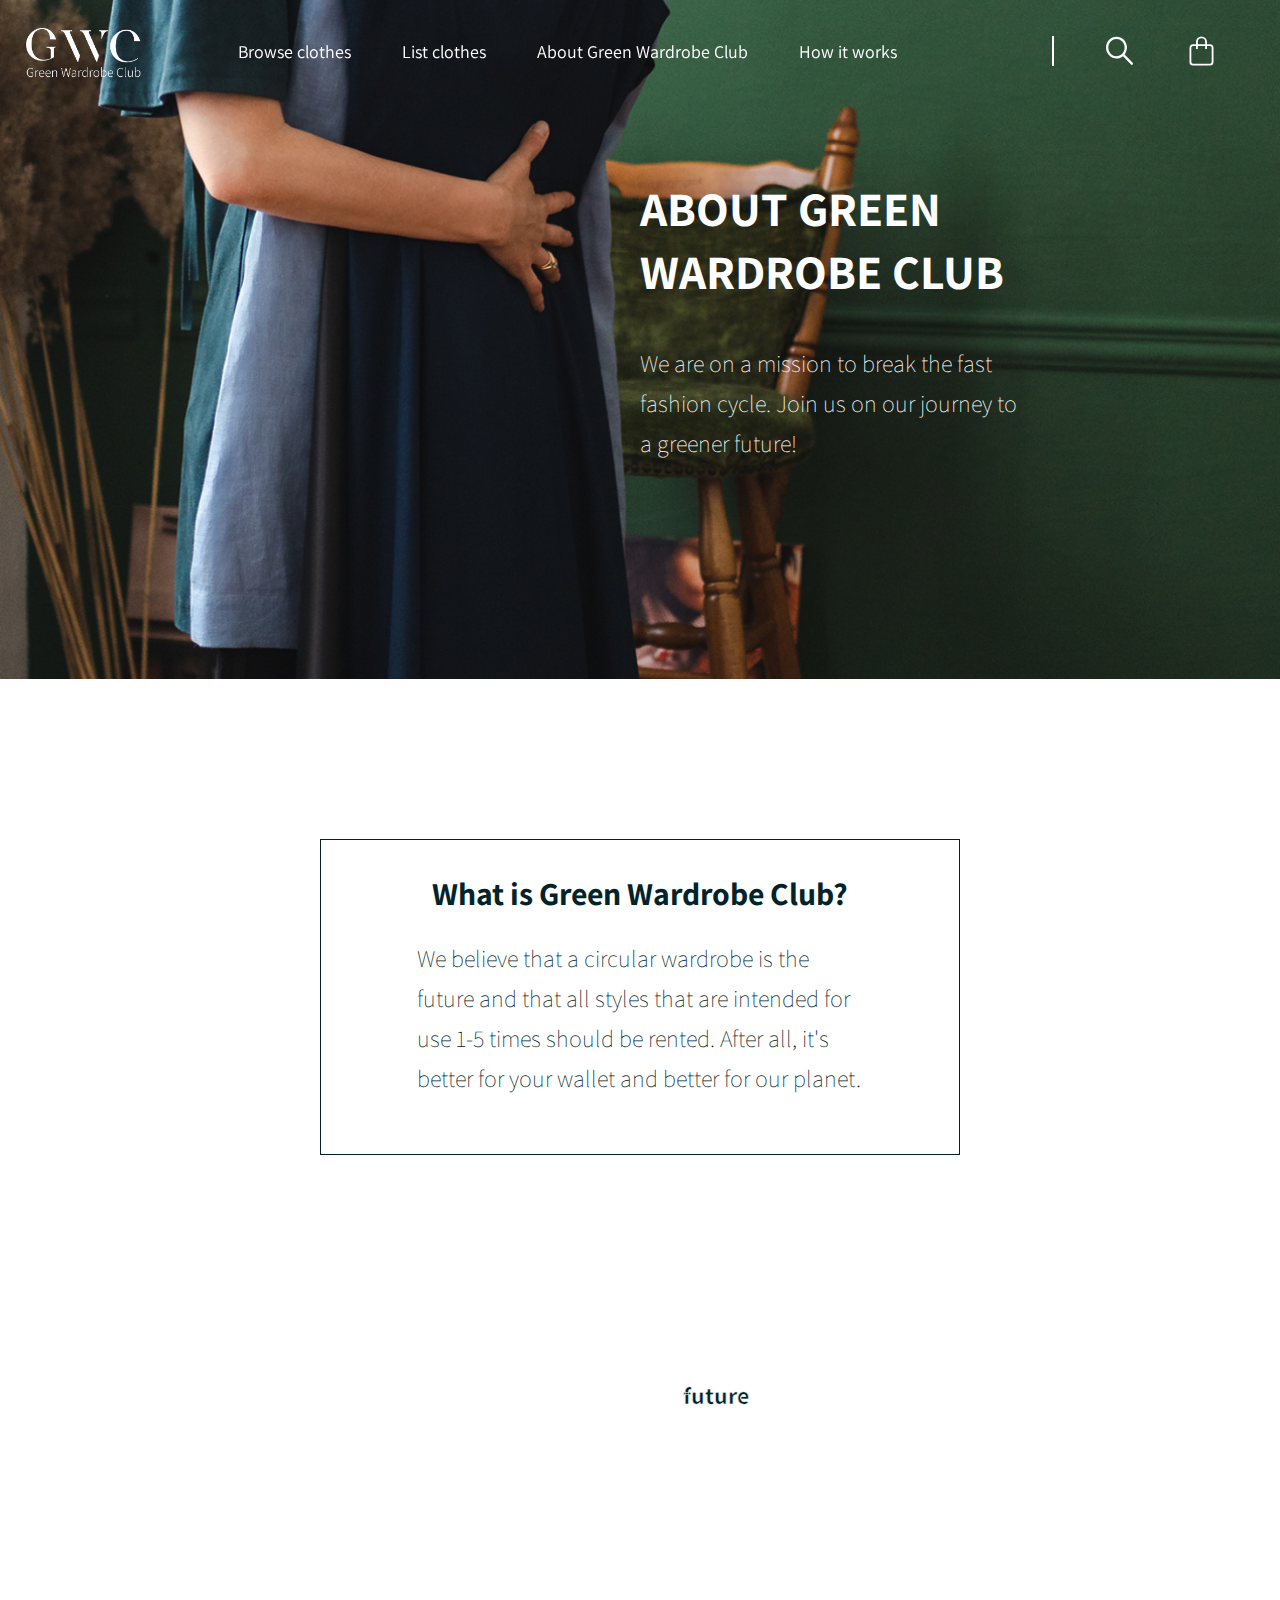
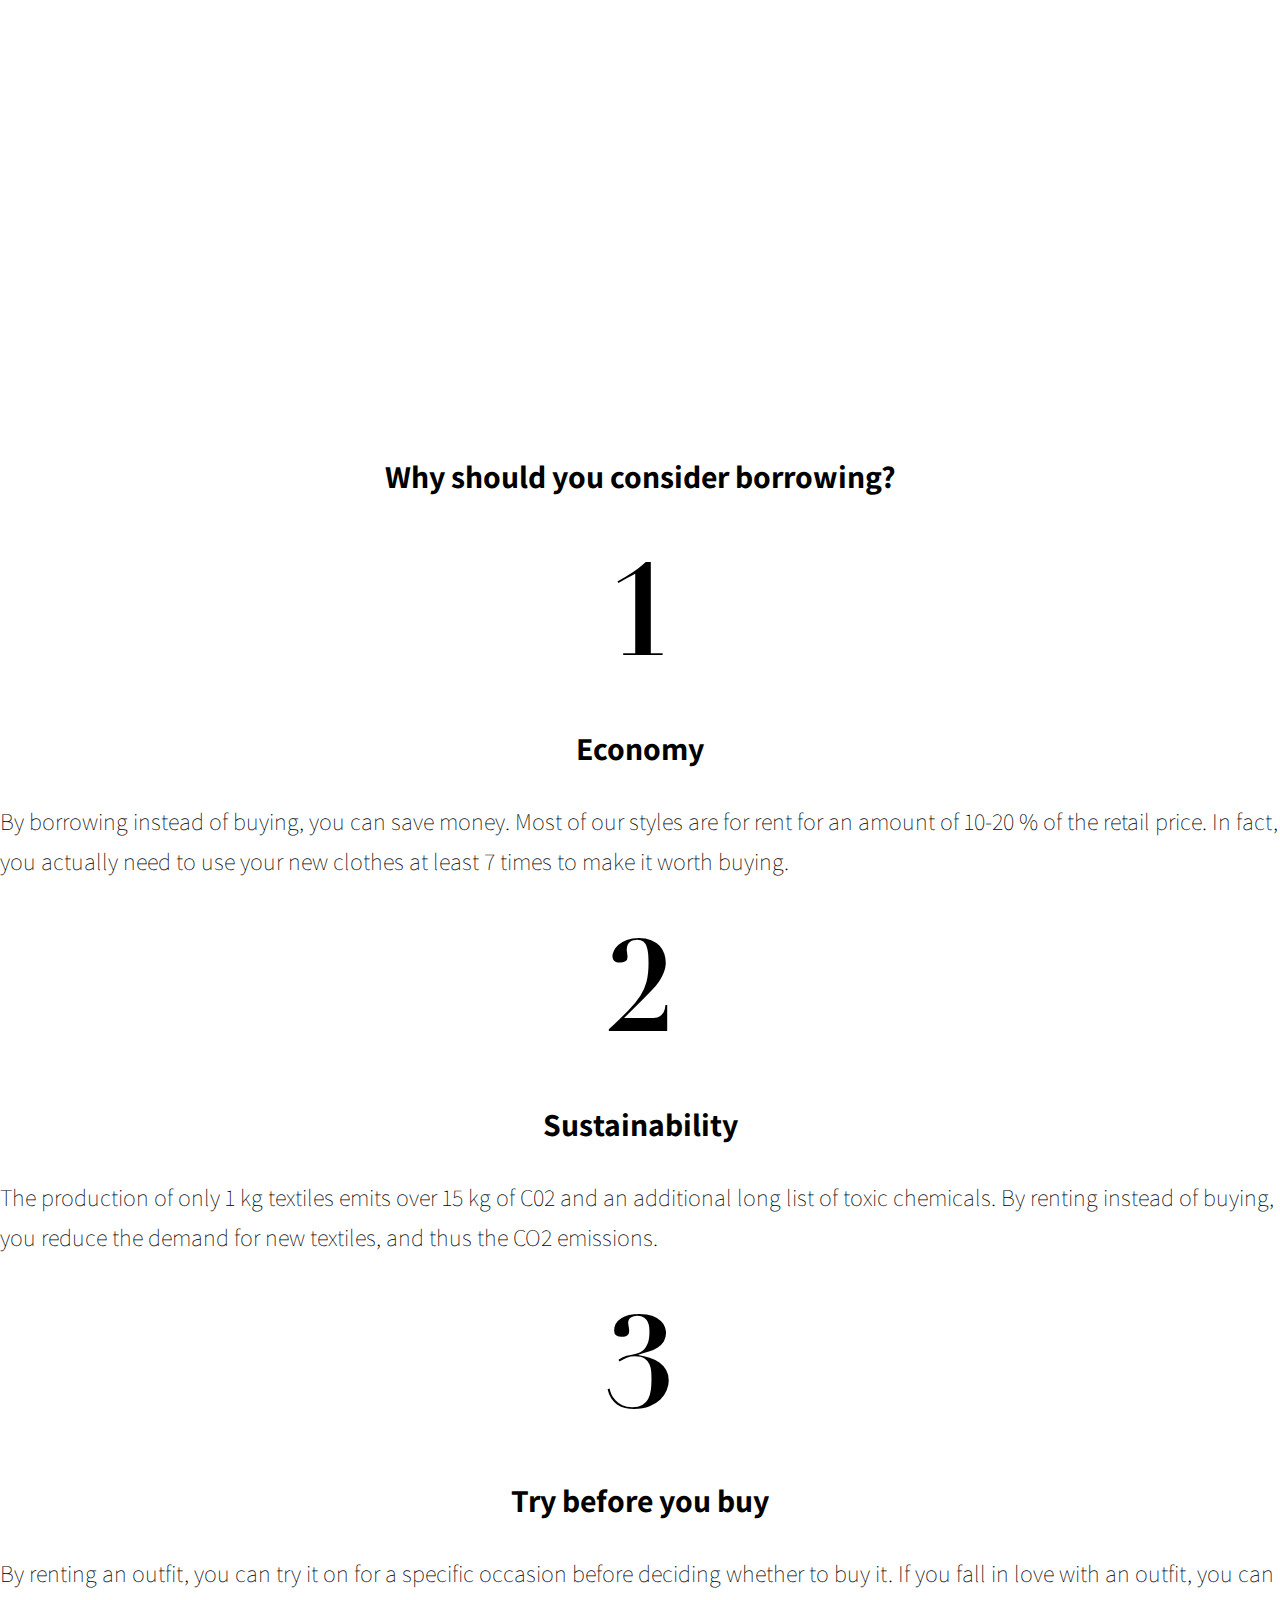
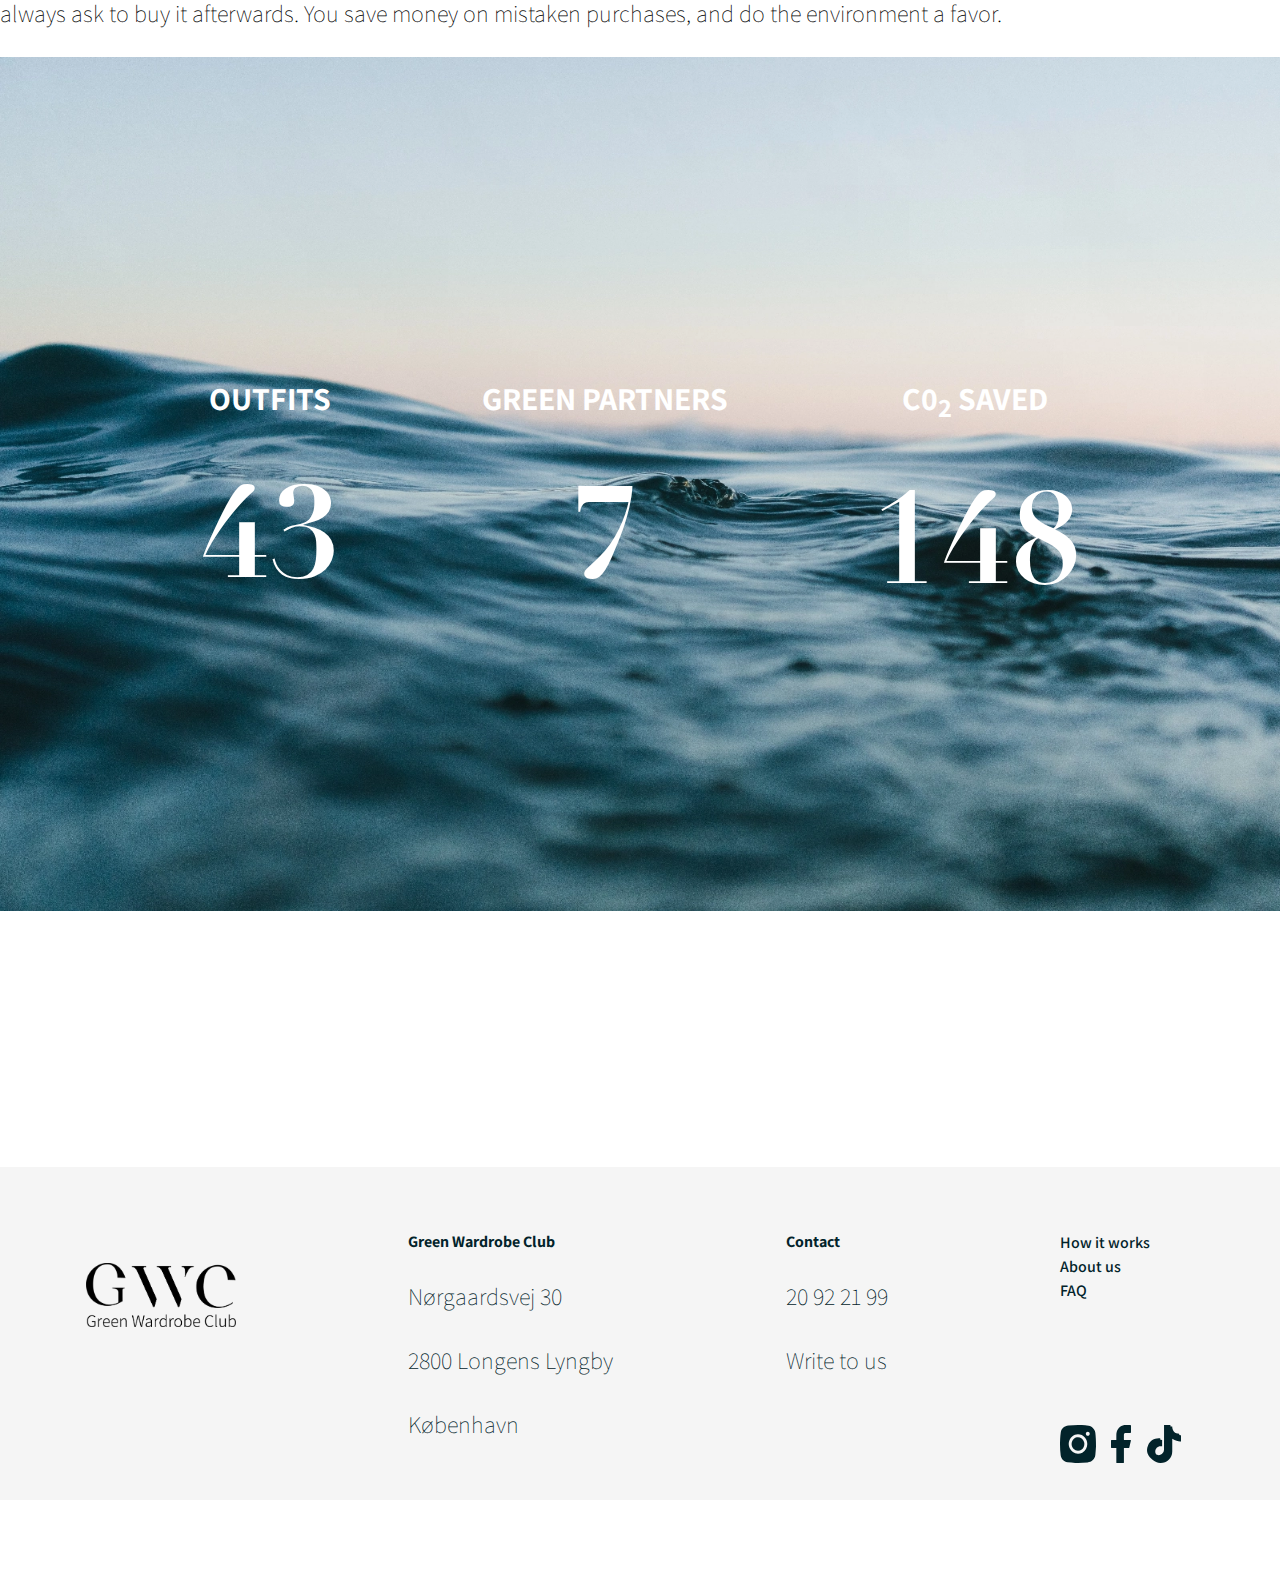
<file: about.html>
<!DOCTYPE html>
<html lang="en">

<head>
    <meta charset="UTF-8">
    <meta http-equiv="X-UA-Compatible" content="IE=edge">
    <meta name="viewport" content="width=device-width, initial-scale=1.0">
    <meta name="robots" content="noindex, nofollow">
    <title>Green Wardrobe Club</title>
    <script src="script.js" defer></script>
    <link rel="stylesheet" href="./css/style.css">
</head>

<body>

    <!-- this is the borrowed code for the burger menu
<header>
        <div class="burger">
            <label for="toggle">&#9776;</label>
            <input type="checkbox" id="toggle">
            <div class="menu">
                <a href="index.html">Home</a>
                <a href="projects.html">Projects</a>
                <a href="about.html">About</a>
            </div>
        </div>
        <nav>
            <ul>
                <li><a href="index.html">Home</a></li>
                <li><a href="projects.html">Projects</a></li>
                <li><a href="about.html">About</a></li>
            </ul>
        </nav>
    </header> -->

    <header class="sticky" id="header">
        <div>
            <!-- this is the logo on the left side -->
            <a href="index.html"><img class="logo" src="./assets/logo.png" alt="Green Wardrobe Club"></a>
        </div>
        <nav>
            <ul>
                <div class="dropdown">
                    <!-- this is the dropdown menu with the categories -->
                    <li class="dropbtn"> Browse clothes
                        <div class="dropdown-content">
                            <a href="product_list.html?Category=Dresses"> Dresses</a>
                            <a href="product_list.html?Category=Skirts"> Skirts</a>
                            <a href="product_list.html?Category=Jackets"> Jackets</a>
                            <a href="product_list.html?Category=Accessories"> Accessories</a>
                        </div>
                    </li>
                </div>
                <li><a href="#">List clothes</a> </li>
                <li><a href="about.html">About Green Wardrobe Club</a> </li>
                <li><a href="how_to.html">How it works</a> </li>
                <!-- these three are the rest of the items in the menu -->
            </ul>

        </nav>
        <div class="nav-icons">
            <div class="search-icon"></div>
            <div class="basket-icon"></div>
        </div>
    </header>
    <main>
        <section class="hero" id="about-hero">
            <div class="hero-text right-side">
                <h2 class="caps limit-width">About Green Wardrobe Club</h2>
                <p class="limit-width">We are on a mission to break the fast fashion cycle. Join us on our journey to a greener future!</p>
            </div>
        </section>
        <article class="info">
            <h3>What is Green Wardrobe Club?</h3>
            <p>We believe that a circular wardrobe is the future and that all styles that are intended for use 1-5 times should be rented. After all, it's better for your wallet and better for our planet.</p>
        </article>
        <section class="about-us">
            <h2>Renting is the
                <span class="outline-text">future</span>
            </h2>
            <p>Green Wardrobe Club was founded with the vision of changing the way clothing is used as a resource. A resource that can be used way more sustainably.</p>
            <p>The truth is, we can't continue buying the same quantities of new clothes that we're currently doing. But does that mean we have to compromise on exploring the creative world of fashion? We say no.</p>
            <p> We believe that with a sustainable and efficient rental platform, we can give you access to unique styles from selected vintage shops and private wardrobes. GW Club's rental concept takes up the fight against impulse and panic purchases, which
                especially occur prior to occasions. We believe that all styles that are intended for use 1-5 times should be rented. After all, it's better for your wallet and for our planet.
            </p>
        </section>
        <section>
            <h3>Why should you consider borrowing?</h3>
            <div class="123">
                <article>
                    <h2 class="number">1</h2>
                    <h3>Economy</h3>
                    <p>By borrowing instead of buying, you can save money. Most of our styles are for rent for an amount of 10-20 % of the retail price. In fact, you actually need to use your new clothes at least 7 times to make it worth buying. </p>
                </article>
                <article>
                    <h2 class="number">2</h2>
                    <h3>Sustainability</h3>
                    <p>The production of only 1 kg textiles emits over 15 kg of C02 and an additional long list of toxic chemicals. By renting instead of buying, you reduce the demand for new textiles, and thus the CO2 emissions.</p>
                </article>
                <article>
                    <h2 class="number">3</h2>
                    <h3>Try before you buy</h3>
                    <p>By renting an outfit, you can try it on for a specific occasion before deciding whether to buy it. If you fall in love with an outfit, you can always ask to buy it afterwards. You save money on mistaken purchases, and do the environment
                        a favor.</p>
                </article>
                <section class="stats">
                    <div class="stats-wrapper">
                        <article>
                            <h3 class="caps">Outfits</h3>
                            <div class="number">43</div>
                        </article>
                        <article>
                            <h3 class="caps">Green Partners</h3>
                            <div class="number">7</div>
                        </article>
                        <article>
                            <h3 class="caps">C0<sub>2</sub> Saved </h3>
                            <div class="number">148</div>
                        </article>
                    </div>
                </section>
            </div>
        </section>
    </main>
    <footer>
        <div class="footer-wrapper">
            <div class="footer-logo">
                <a href="index.html"><img src="./assets/logo-black.png" alt="GWC logo"></a>
            </div>

            <div class="block-1">
                <h6 class="bold-caps">Green Wardrobe Club</h6>
                <p>Nørgaardsvej 30</p>
                <p>2800 Longens Lyngby</p>
                <p>København</p>
            </div>
            <div class="block-2">
                <h6 class="bold-caps">Contact</h6>
                <a href="tel:+4520922199">
                    <p>20 92 21 99</p>
                </a>
                <a href="#">
                    <p>Write to us</p>
                </a>
            </div>
            <div class="block-3">
                <ul class="footer-list">
                    <li class="bold-caps">How it works</li>
                    <li class="bold-caps">About us</li>
                    <li class="bold-caps">FAQ</li>
                </ul>
                <div class="SoMe-icons">
                    <a href="https://www.instagram.com/green_wardrobe_club"><img src="./assets/SVG/insta_iconteal.svg" alt="instagram"></a>
                    <a href="https://www.facebook.com/Green-Wardrobe-Club-125682786349267"><img src="./assets/SVG/fb_iconteal.svg" alt="facebook"></a>
                    <a href="#"><img src="./assets/SVG/tiktok_iconteal.svg" alt="TikTok"></a>
                </div>
            </div>
        </div>
    </footer>
</body>
</file>
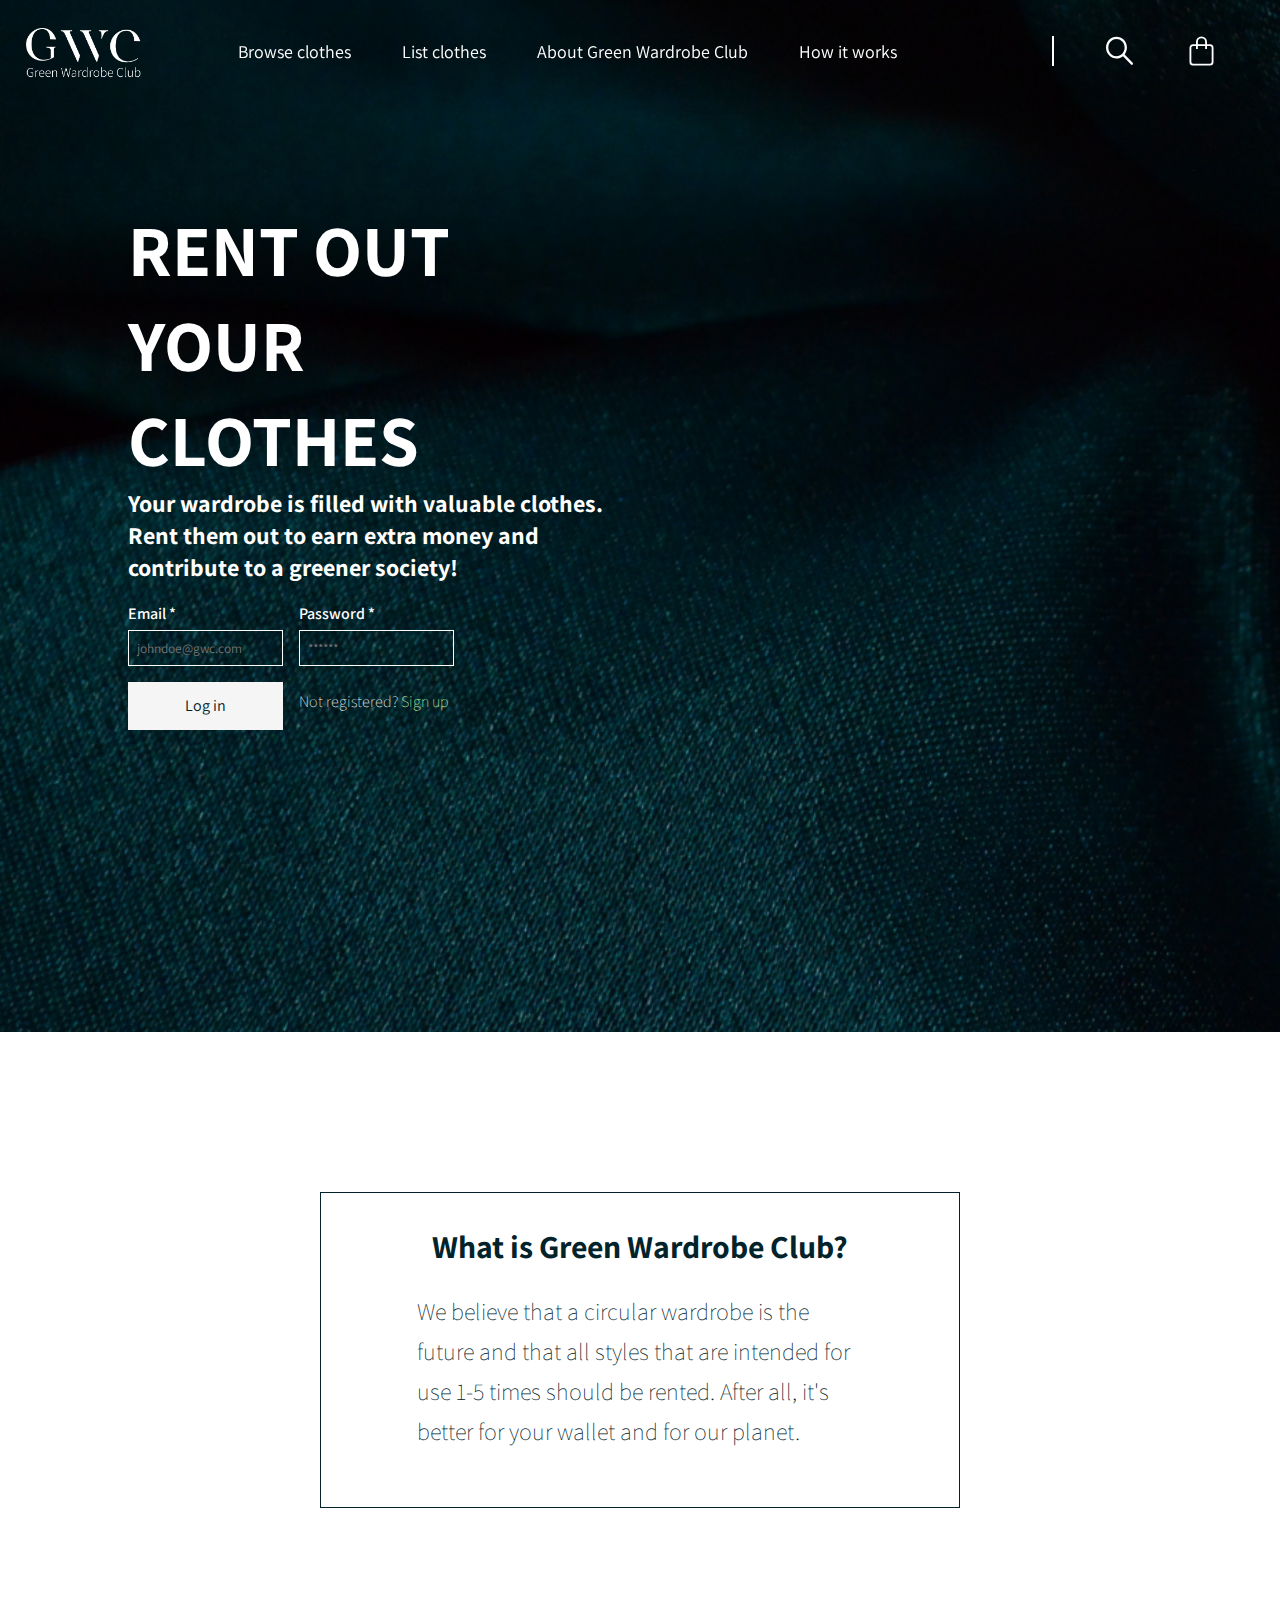
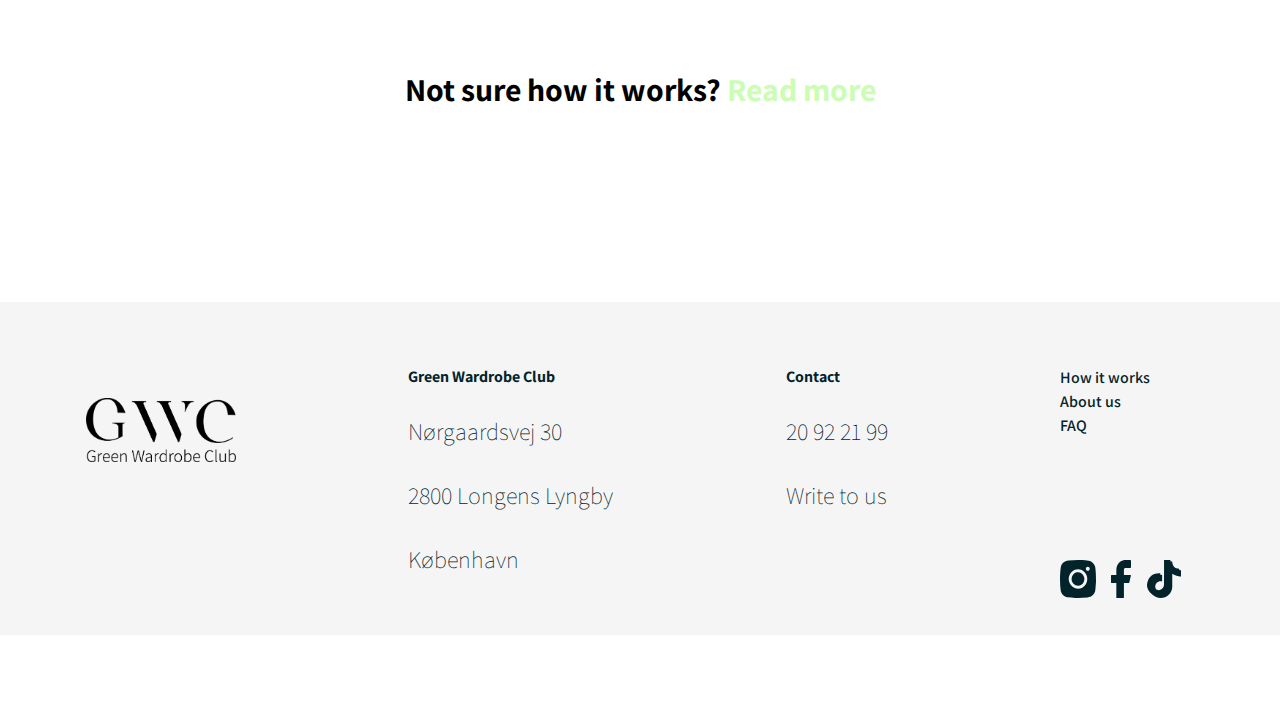
<file: log_in.html>
<!DOCTYPE html>
<html lang="en">

<head>
    <meta charset="UTF-8">
    <meta http-equiv="X-UA-Compatible" content="IE=edge">
    <meta name="viewport" content="width=device-width, initial-scale=1.0">
    <meta name="robots" content="noindex, nofollow">
    <title>List Clothes</title>
    <link rel="stylesheet" href="./css/style.css">
    <script src="script.js" defer></script>
</head>

<body>
    <header id="header">
        <div>
            <!-- this is the logo on the left side -->
            <a href="index.html"><img class="logo" src="./assets/logo.png" alt="Green Wardrobe Club"></a>
        </div>
        <nav>
            <ul>
                <div class="dropdown">
                    <!-- this is the dropdown menu with the categories -->
                    <li class="dropbtn"> Browse clothes
                        <div class="dropdown-content">
                            <a href="product_list.html?Category=Dresses"> Dresses</a>
                            <a href="product_list.html?Category=Skirts"> Skirts</a>
                            <a href="product_list.html?Category=Jackets"> Jackets</a>
                            <a href="product_list.html?Category=Accessories"> Accessories</a>
                        </div>
                    </li>
                </div>
                <li><a href="#">List clothes</a> </li>
                <li><a href="about.html">About Green Wardrobe Club</a> </li>
                <li><a href="how_to.html">How it works</a> </li>
                <!-- these three are the rest of the items in the menu -->
            </ul>

        </nav>
        <div class="nav-icons">
            <div class="search-icon"></div>
            <div class="basket-icon"></div>
        </div>
    </header>
    <main>
        <section class="hero-title" id="list-hero">
            <h1 class="caps left-side limit-width">Rent&nbsp;out your clothes</h1>
            <h2>Your wardrobe is filled with valuable clothes. <br>Rent them out to earn extra money and contribute to a greener society!
            </h2>
            <div class="form">
                <form action="#">
                    <div>
                        <label for="username">Email *</label>
                        <input type="email" name="Username" id="username" placeholder="johndoe@gwc.com" required>
                    </div>
                    <div>
                        <label for="password">Password *</label>
                        <input type="password" name="password" id="password" placeholder="******" required>
                    </div>

                    <input type="submit" value="Log in" id="log-in-button">
                    <p class="not-reg">Not registered? <a href="#">Sign up</a> </p>
                </form>
            </div>
        </section>

        <article class="info">
            <h3>What is Green Wardrobe Club?</h3>
            <p>We believe that a circular wardrobe is the future and that all styles that are intended for use 1-5 times should be rented. After all, it's better for your wallet and for our planet.</p>
        </article>

        <h3>Not sure how it works? <a href="how_to.html">Read more</a> </h3>
    </main>
    <footer>
        <div class="footer-wrapper">
            <div class="footer-logo">
                <a href="index.html"><img src="./assets/logo-black.png" alt="GWC logo"></a>
            </div>

            <div class="block-1">
                <h6 class="bold-caps">Green Wardrobe Club</h6>
                <p>Nørgaardsvej 30</p>
                <p>2800 Longens Lyngby</p>
                <p>København</p>
            </div>
            <div class="block-2">
                <h6 class="bold-caps">Contact</h6>
                <a href="tel:+4520922199">
                    <p>20 92 21 99</p>
                </a>
                <a href="#">
                    <p>Write to us</p>
                </a>
            </div>
            <div class="block-3">
                <ul class="footer-list">
                    <li class="bold-caps">How it works</li>
                    <li class="bold-caps">About us</li>
                    <li class="bold-caps">FAQ</li>
                </ul>
                <div class="SoMe-icons">
                    <a href="https://www.instagram.com/green_wardrobe_club"><img src="./assets/SVG/insta_iconteal.svg" alt="instagram"></a>
                    <a href="https://www.facebook.com/Green-Wardrobe-Club-125682786349267"><img src="./assets/SVG/fb_iconteal.svg" alt="facebook"></a>
                    <a href="#"><img src="./assets/SVG/tiktok_iconteal.svg" alt="TikTok"></a>
                </div>
            </div>
        </div>
    </footer>
</body>

</html>
</file>
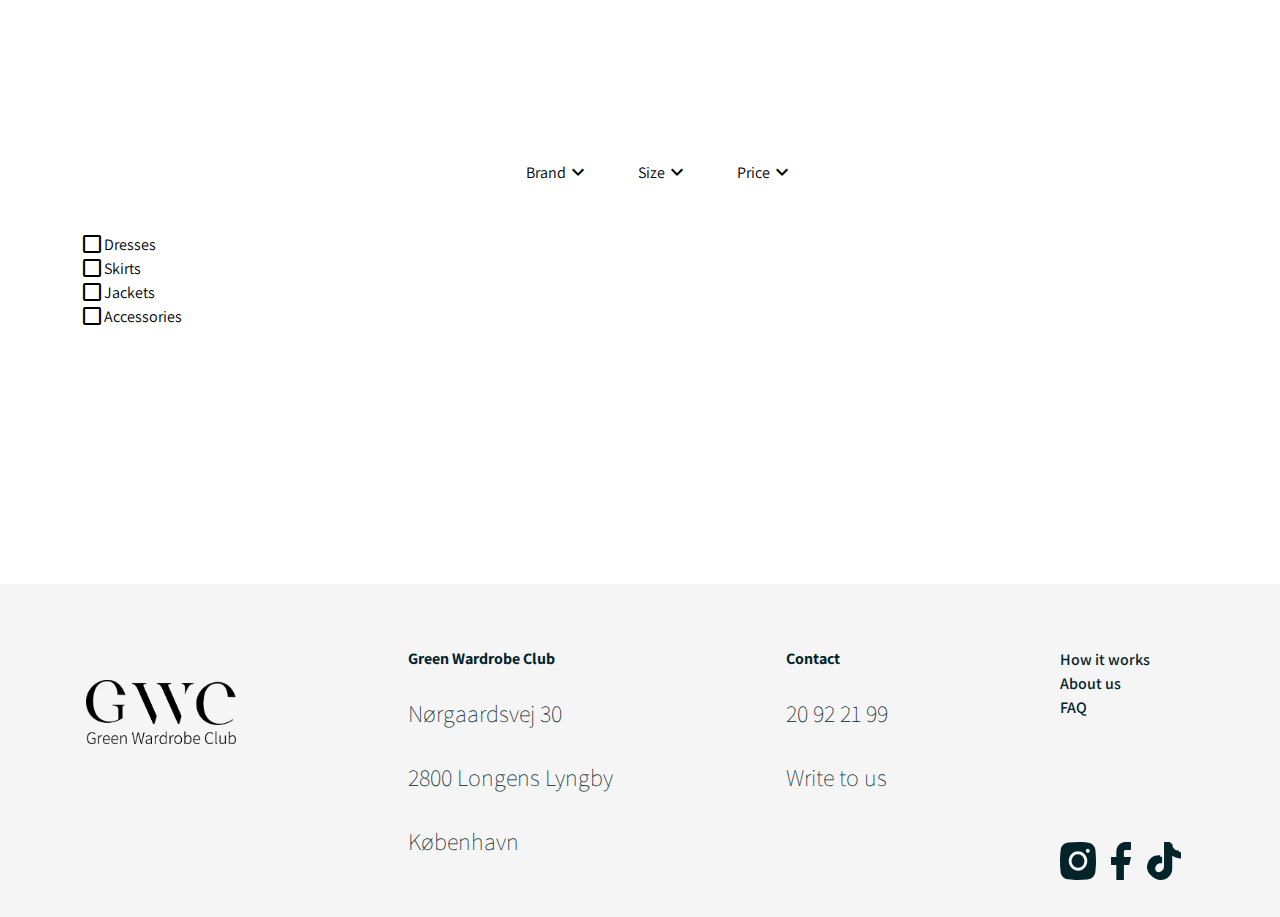
<file: product_list.html>
<!DOCTYPE html>
<html lang="en">

<head>
    <meta charset="UTF-8">
    <meta http-equiv="X-UA-Compatible" content="IE=edge">
    <meta name="viewport" content="width=device-width, initial-scale=1.0">
    <meta name="robots" content="noindex, nofollow">
    <title>Browse clothes</title>
    <link href="https://fonts.googleapis.com/icon?family=Material+Icons" rel="stylesheet">
    <link href="https://fonts.googleapis.com/icon?family=Material+Icons+Outlined" rel="stylesheet">
    <link rel="stylesheet" href="./css/style.css">
    <script src="script.js" defer></script>
</head>

<body>
    <header id="header">
        <div>
            <!-- this is the logo on the left side -->
            <a href="index.html"><img class="logo" src="./assets/logo.png" alt="Green Wardrobe Club"></a>
        </div>
        <nav>
            <ul>
                <div class="dropdown">
                    <!-- this is the dropdown menu with the categories -->
                    <li class="dropbtn"> Browse clothes
                        <div class="dropdown-content">
                            <a href="product_list.html?Category=Dresses"> Dresses</a>
                            <a href="product_list.html?Category=Skirts"> Skirts</a>
                            <a href="product_list.html?Category=Jackets"> Jackets</a>
                            <a href="product_list.html?Category=Accessories"> Accessories</a>
                        </div>
                    </li>
                </div>
                <li><a href="#">List clothes</a> </li>
                <li><a href="about.html">About Green Wardrobe Club</a> </li>
                <li><a href="how_to.html">How it works</a> </li>
                <!-- these three are the rest of the items in the menu -->
            </ul>

        </nav>
        <div class="nav-icons">
            <div class="search-icon"></div>
            <div class="basket-icon"></div>
        </div>
    </header>
    <main id="cat-list">
        <h1 class="category-header"></h1>

        <section class="filters-top">
            <ul>
                <div class="dropdown">
                    <li id="brand-filter" class="dropbtn"> Brand <span class="material-icons-outlined brand-arrow">
                            expand_more
                        </span>
                        <div class="brand-content">
                            <a href="product_list.html?Brand=Ganni"> Ganni</a>
                            <a href="product_list.html?Category=Skirts"> Karen Millen</a>
                            <a href="product_list.html?Category=Jackets"> Baum und Pferdgarten</a>
                            <a href="product_list.html?Category=Accessories"> Rotate</a>
                        </div>
                    </li>
                </div>
                <li id="size-filter">Size <span class="material-icons-outlined">
                        expand_more
                    </span></li>
                <li id="price-filter">Price <span class="material-icons-outlined">
                        expand_more
                    </span></li>
            </ul>
        </section>
        <aside id="left-filters">
            <ul class="filters">
                <li class="check-filter active"><a href="product_list.html?Category=Dresses"><span
                            class="check-box material-icons-outlined filter_Dresses">
                            check_box_outline_blank
                        </span> Dresses</a></li>
                <li class="check-filter"><a href="product_list.html?Category=Skirts"><span
                            class="check-box material-icons-outlined filter_Skirts">
                            check_box_outline_blank
                        </span>Skirts</a></li>
                <li class="check-filter"><a href="product_list.html?Category=Jackets"><span
                            class="check-box material-icons-outlined filter_Jackets">
                            check_box_outline_blank
                        </span>Jackets</a></li>
                <li class="check-filter"><a href="product_list.html?Category=Accessories"><span
                            class="check-box material-icons-outlined filter_Accessories">
                            check_box_outline_blank
                        </span>Accessories</a></li>
            </ul>
        </aside>




        <template id="categoryList_template">
            <section class="item">
                <a href="product_view.html">

                    <div class="image">
                        <img src="#" alt="a" />
                        <div class="heart"><span class="material-icons-outlined">favorite_border</span></div>
                    </div>

                    <div class="first-line">
                        <h2>Ganni</h2>
                        <p class="price">300dkk</p>
                    </div>
                    <h3 class="title-h3">Item title</h3>
                </a>
            </section>
        </template>


    </main>



    <footer>
        <div class="footer-wrapper">
            <div class="footer-logo">
                <a href="index.html"><img src="./assets/logo-black.png" alt="GWC logo"></a>
            </div>

            <div class="block-1">
                <h6 class="bold-caps">Green Wardrobe Club</h6>
                <p>Nørgaardsvej 30</p>
                <p>2800 Longens Lyngby</p>
                <p>København</p>
            </div>
            <div class="block-2">
                <h6 class="bold-caps">Contact</h6>
                <a href="tel:+4520922199">
                    <p>20 92 21 99</p>
                </a>
                <a href="#">
                    <p>Write to us</p>
                </a>
            </div>
            <div class="block-3">
                <ul class="footer-list">
                    <li class="bold-caps">How it works</li>
                    <li class="bold-caps">About us</li>
                    <li class="bold-caps">FAQ</li>
                </ul>
                <div class="SoMe-icons">
                    <a href="https://www.instagram.com/green_wardrobe_club"><img src="./assets/SVG/insta_iconteal.svg" alt="instagram"></a>
                    <a href="https://www.facebook.com/Green-Wardrobe-Club-125682786349267"><img src="./assets/SVG/fb_iconteal.svg" alt="facebook"></a>
                    <a href="#"><img src="./assets/SVG/tiktok_iconteal.svg" alt="TikTok"></a>
                </div>
            </div>
        </div>
    </footer>

    <script src="script.js"></script>
</body>

</html>
</file>
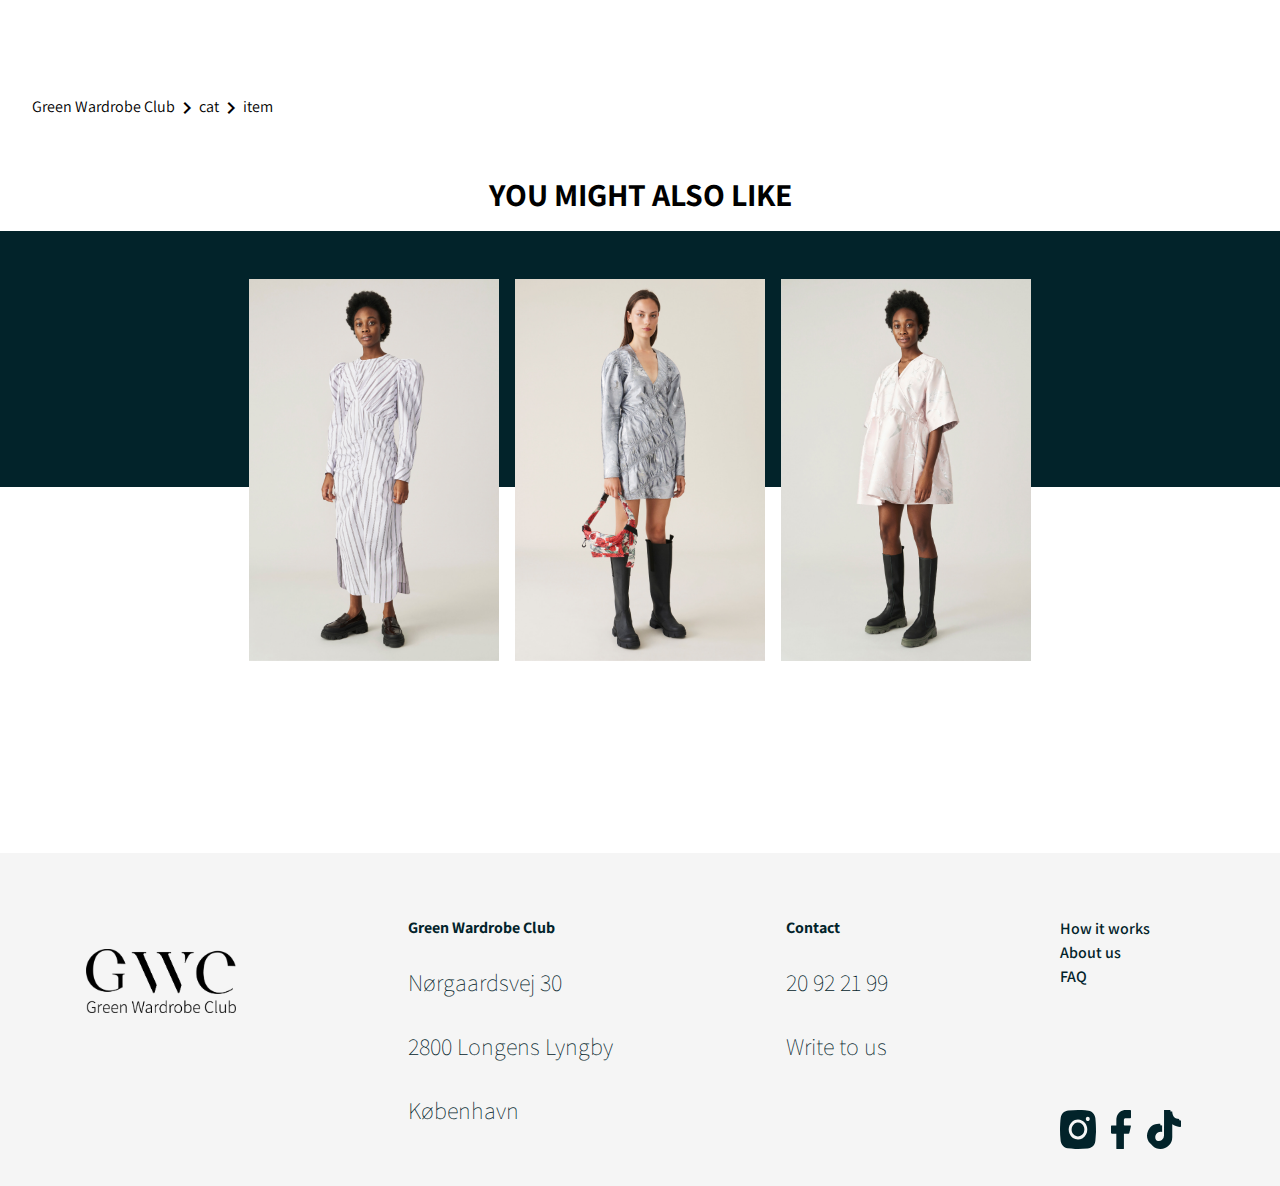
<file: product_view.html>
<!DOCTYPE html>
<html lang="en">

<head>
    <meta charset="UTF-8">
    <meta http-equiv="X-UA-Compatible" content="IE=edge">
    <meta name="viewport" content="width=device-width, initial-scale=1.0">
    <meta name="robots" content="noindex, nofollow">
    <title>Product detail</title>
    <link href="https://fonts.googleapis.com/icon?family=Material+Icons" rel="stylesheet">
    <link href="https://fonts.googleapis.com/icon?family=Material+Icons+Outlined" rel="stylesheet">
    <link rel="preconnect" href="https://fonts.googleapis.com">
    <link rel="preconnect" href="https://fonts.gstatic.com" crossorigin>
    <link href="https://fonts.googleapis.com/css2?family=Lora&display=swap" rel="stylesheet">
    <link rel="stylesheet" href="./css/style.css">
    <script src="script.js" defer></script>

</head>

<body>
    <header id="header">
        <div>
            <!-- this is the logo on the left side -->
            <a href="index.html"><img class="logo" src="./assets/logo.png" alt="Green Wardrobe Club"></a>
        </div>
        <nav>
            <ul>
                <div class="dropdown">
                    <!-- this is the dropdown menu with the categories -->
                    <li class="dropbtn"> Browse clothes
                        <div class="dropdown-content">
                            <a href="product_list.html?Category=Dresses"> Dresses</a>
                            <a href="product_list.html?Category=Skirts"> Skirts</a>
                            <a href="product_list.html?Category=Jackets"> Jackets</a>
                            <a href="product_list.html?Category=Accessories"> Accessories</a>
                        </div>
                    </li>
                </div>
                <li><a href="#">List clothes</a> </li>
                <li><a href="about.html">About Green Wardrobe Club</a> </li>
                <li><a href="how_to.html">How it works</a> </li>
                <!-- these three are the rest of the items in the menu -->
            </ul>

        </nav>
        <div class="nav-icons">
            <div class="search-icon"></div>
            <div class="basket-icon"></div>
        </div>
    </header>


    <main>
        <nav class="breadcrumbs">
            <a href="index.html">Green Wardrobe Club</a> <span class="material-icons-outlined">
                chevron_right
            </span> <a href="" id="category-bc">cat</a><span class="material-icons-outlined">
                chevron_right
            </span>
            <a href="#" id="item-bc">item</a>
        </nav>

        <template id="product_template">
            <section>
                <div class="product-view">
                    <img src="/assets/ganni-dress.webp" alt="" class="product-img">
                    <div class="product-info">
                        <h3 class="prod-brand">GANNI</h3>
                        <h5 class="prod-title">Metallisk jacquard kjole</h5>
                        <h4 class="prod-price">DKK 499</h4>
                        <h5>AVAILABLE SIZES</h5>
                        <div class="sizes">
                            <div id="xs" class="no-stock">
                                <p>XS</p>
                            </div>
                            <div id="s" class="no-stock">
                                <p>S</p>
                            </div>
                            <div id="m" class="no-stock">
                                <p>M</p>
                            </div>
                            <div id="l" class="no-stock">
                                <p>L</p>
                            </div>
                            <div id="xl" class="no-stock">
                                <p>XL</p>
                            </div>
                        </div>
                        <div class="pick-up">
                            <p>PICKUP POINT</p> <span class="material-icons-outlined">
                                arrow_drop_down
                            </span>
                        </div>
                        <div class="buttons">
                            <button class="add-bag">Add to bag</button>
                            <span class="material-icons-outlined fav">
                                favorite_border
                            </span>
                        </div>
                        <div class="descrip">
                            <h5>Product description</h5>
                            <p class="description">Lorem ipsum dolor sit amet consectetur, adipisicing elit. Veritatis
                                est
                                quas
                                porro soluta et dolorum suscipit. Accusantium aperiam excepturi temporibus laudantium.
                                Deleniti
                                nihil perferendis eligendi velit neque illo beatae cupiditate.</p>
                        </div>
                    </div>
                </div>
            </section>
        </template>

    </main>

    <h5 class="might-like">You might also like</h5>
    <section id="also-like">
        <div class="black-bg"></div>
        <div class="related-img">
            <img src="/assets/maxikjole-hvid2.png" alt="" id="also-like-1">
            <img src="/assets/SHINY-JACQUARD3.png" alt="" id="also-like-3">
            <img src="/assets/METALISK-JACQUARD1.png" alt="" id="also-like-2">
        </div>
    </section>






    <footer>
        <div class="footer-wrapper">
            <div class="footer-logo">
                <a href="index.html"><img src="./assets/logo-black.png" alt="GWC logo"></a>
            </div>

            <div class="block-1">
                <h6 class="bold-caps">Green Wardrobe Club</h6>
                <p>Nørgaardsvej 30</p>
                <p>2800 Longens Lyngby</p>
                <p>København</p>
            </div>
            <div class="block-2">
                <h6 class="bold-caps">Contact</h6>
                <a href="tel:+4520922199">
                    <p>20 92 21 99</p>
                </a>
                <a href="#">
                    <p>Write to us</p>
                </a>
            </div>
            <div class="block-3">
                <ul class="footer-list">
                    <li class="bold-caps">How it works</li>
                    <li class="bold-caps">About us</li>
                    <li class="bold-caps">FAQ</li>
                </ul>
                <div class="SoMe-icons">
                    <a href="https://www.instagram.com/green_wardrobe_club"><img src="./assets/SVG/insta_iconteal.svg" alt="instagram"></a>
                    <a href="https://www.facebook.com/Green-Wardrobe-Club-125682786349267"><img src="./assets/SVG/fb_iconteal.svg" alt="facebook"></a>
                    <a href="#"><img src="./assets/SVG/tiktok_iconteal.svg" alt="TikTok"></a>
                </div>
            </div>
        </div>
    </footer>


    <script src="product.js"></script>
</body>

</html>
</file>
<file: css/style.css>
@font-face {
    font-family: "didot";
    src: url("../assets/fonts/didot-bold.ttf");
    font-display: swap;
}

@font-face {
    font-family: "assistant";
    src: url("../assets/fonts/Assistant-VariableFont_wght.ttf");
    font-display: swap;
}

:root {
    --lightgreen: #ccfdb4;
    --blue: #00253e;
    --lightgrey: #f5f5f5;
    --darkteal: #02232a;
    --number-font: "didot";
    --primary-font: "assistant", "roboto", "arial", "sans-serif";
}


/* remember to consolidate all text etc that should be same color */

* {
    box-sizing: border-box;
    font-family: var(--primary-font);
}

html,
body {
    height: 100%;
    max-width: 100vw;
}

body {
    margin: 0;
}


/* burger menu */

.burger {
    text-align: right;
    height: 100px;
    width: 300px;
    line-height: 70px;
    z-index: 99;
    display: none;
}

.burger-black label {
    color: var(--darkteal) !important;
}

.menu {
    margin: 0 30px 0 0;
    color: white !important;
    width: 300px !important;
    display: none;
}

.menu a {
    text-decoration: none;
    margin: 0 10px;
    line-height: 70px;
    clear: right;
}

.burger label,
.burger-black label {
    margin: 3vw 2vw 0 0;
    font-size: 8vw;
    line-height: 3vw;
    display: none;
    width: 26px;
    position: absolute;
    color: white;
    padding-left: 2rem;
}

#toggle {
    display: none;
}

.sub-item {
    height: 50px;
    border-bottom: solid 1px #053e4b;
    display: flex !important;
    align-items: center;
    padding-left: 4.5rem !important;
    font-size: 1.2rem;
}

.home {
    padding-top: 10vw !important;
    border: none !important;
}

.burger-black .home {
    margin-top: 10vw !important;
    padding-top: 0 !important;
    border: none !important;
}

header {
    width: 100%;
    position: fixed;
    top: 0px;
    display: flex;
    justify-content: space-between;
    padding: 15px 2vw 5px 2vw;
    z-index: 1;
}

#header {
    width: 100%;
    position: fixed;
    top: 0px;
    left: 0;
    display: flex;
    justify-content: space-between;
    padding: 15px 5vw 5px 2vw;
    z-index: 1;
}

nav {
    width: 100%;
    display: flex;
    justify-content: space-evenly;
}

nav ul {
    width: 80%;
    color: #ffffff;
    display: flex;
    justify-content: flex-start;
    align-items: center;
    margin-left: -6vw;
    gap: 4vw;
    font-size: 1.4vw;
    font-weight: 400;
}

a {
    text-decoration: none;
    color: inherit;
}

nav>ul>li:hover {
    transform: scale(1.01);
    transition: all 0.2s;
}

ul {
    list-style: none;
}


/* my burger menu */

.mob-menu {
    flex-direction: column;
    width: fit-content;
    padding-right: 2vw;
    display: none;
    color: white;
}

.mob-menu ul {
    flex-direction: column;
    background: none;
    margin-left: 1vw;
}

.burger-icon {
    background-image: url("../assets/burger.svg");
    max-width: 50px;
    max-height: 40px;
    background-repeat: no-repeat;
    margin-left: 1vw;
    margin-top: 2vw;
    display: none;
}

.white-burger {
    background-image: url("../assets/burgerWhite.svg") !important;
    z-index: -1;
    /* background-blend-mode: screen; */
    /* border: solid 1px blue; */
    background-blend-mode: difference;
    filter: drop-shadow(1px 1px .05rem grey);
    /* display: none; */
}

.cross-icon {
    background-image: url("../assets/crossWhite.svg");
    width: 4vw;
    height: 4vw;
    background-repeat: no-repeat;
    /* margin-left: 1vw; */
    display: none;
    z-index: 99;
}

.show {
    transform: translateX(100vw);
    transition: all 0.1s ease;
}

.close {
    transform: translateX(-50vw);
    transition: all 0.1s ease;
}


/* my burger menu ends */

h1 {
    font-size: 4rem;
    /* margin: 6rem auto 8rem auto; */
    /* text-align: center; */
}

h2 {
    background-color: inherit;
    margin-top: 0;
    font-weight: 700;
}

h3 {
    text-align: center;
    font-size: 2rem;
    /* color: var(--darkteal); */
}

p {
    line-height: 2.5rem;
    font-size: 1.5rem;
    font-weight: 200;
}

section {
    margin-bottom: 4rem;
    overflow: hidden;
}

footer {
    color: var(--darkteal);
    background-color: var(--lightgrey);
    margin-top: 12rem;
    padding-top: 4rem;
    padding-bottom: 2rem;
}

h1,
h2,
h3,
h4,
h5,
h6,
p {
    font-family: var(--primary-font);
}

.logo {
    max-width: 120px;
    height: auto;
    padding-top: 0.8rem;
}

.nav-icons {
    border-left: solid 2px #ffffff;
    display: flex;
    margin: auto;
    justify-self: end;
    padding-left: 4vw;
    gap: 4vw;
}

.search-icon,
.basket-icon {
    height: 30px;
    width: 30px;
    background-size: contain;
    background-position: center;
    background-repeat: no-repeat;
}

.search-icon {
    background-image: url("../assets/search.svg");
}

.basket-icon {
    background-image: url("../assets/basket.svg");
}

.background-color {
    /* background-color: #02232ad7; */
    background-color: #000000d0;
    transition: background-color ease-in 0.8s;
}

.color-bg {
    background-color: #000000d0;
}

.hero {
    margin-top: -92px;
    color: #ffffff;
    max-width: 100vw;
    z-index: -1;
    background-size: cover;
    overflow: hidden;
    padding: 23vw 0;
}

.hero-text {
    margin-top: -10vw;
}

.hero-text>p {
    font-size: 1.5rem;
    line-height: 2.5rem;
    width: 40ch;
    font-weight: 100;
}

.right-side {
    margin-left: 50vw;
}

#how-to-hero>h1 {
    font-size: 4.5rem;
    position: relative;
    text-align: left;
    top: 5vw;
    left: -5vw;
}

.hero-text>h2 {
    color: white;
    font-size: 3rem;
}

.outline,
.dark-outline,
.solid {
    font-size: 1.2rem;
    font-weight: 700;
}

.outline {
    color: white;
    background-color: transparent;
    border: solid 2px white;
    padding: 15px 32px;
}

.dark-outline {
    color: #000000;
    background-color: transparent;
    border: solid 2px #000000;
    padding: 15px 32px;
}

.solid {
    font-size: 1.2rem;
    font-weight: 800;
    border: solid 2px #000000;
    color: white;
    background-color: #000000;
    padding: 15px 32px;
    text-align: center;
    text-decoration: none;
    display: inline-block;
}

.centered-button {
    margin: auto;
    display: block;
    text-align: center;
    margin-top: -2rem;
}

.centered-button:hover {
    color: white;
    background-color: black;
    transform: scale(1.02);
    transition: all 0.3s ease-in;
}

article.info {
    color: var(--darkteal);
    border: solid 1px var(--darkteal);
    width: 50vw;
    margin: 10rem auto 10rem auto;
    padding: 2rem 6rem 2rem 6rem;
    display: flex;
    flex-direction: column;
}

.info>h3 {
    text-align: center;
    margin: 0;
}

.info>p {
    /* color: var(--darkteal); */
    line-height: 2.5rem;
    font-size: 1.5rem;
    font-weight: 200;
    /* margin-top: -93px; */
}


/* This .caps is for accesibilty - some screen readers read all caps letter-by-letter */

.caps {
    text-transform: uppercase;
}

.selection-gallery-wrapper {
    background-color: var(--darkteal);
    height: 300px;
}

.faq-group {
    display: flex;
    justify-content: center;
    gap: 1rem;
    padding: 2rem;
    margin-bottom: 3rem;
}

.faq-block {
    border: solid 1px var(--darkteal);
    padding: 0.5rem;
}

.faq-block>figure>* {
    margin-top: 1rem;
    margin-bottom: 1rem;
}

.faq-block>figure {
    text-align: center;
    color: var(--darkteal);
}

.faq-block>figure>img {
    max-height: 100px;
    width: auto;
    color: var(--darkteal);
}

.footer-wrapper>div>h6 {
    font-size: 1rem;
    margin: 0;
}

.footer-logo>a>img {
    max-width: 150px;
    height: auto;
    padding-top: 2rem;
}

.footer-wrapper {
    display: flex;
    justify-content: space-around;
}

.footer-list {
    padding: 0;
    margin: 0;
    line-height: 1.5rem;
}

.block-3 {
    font-weight: 600;
    display: flex;
    flex-direction: column;
    justify-content: space-between;
    align-items: baseline;
    max-width: 100%;
    padding-top: 0;
}

div.SoMe-icons {
    width: 100%;
}

.SoMe-icons>a {
    /* display: inline; */
    margin-right: 1vw;
}

.SoMe-icons>a>img {
    max-width: 3vw;
    height: 3vw;
    /* margin-right: .05vw; */
}


/* dropdown menu */

.dropbtn {
    border: none;
    cursor: pointer;
}

.dropdown {
    position: relative;
    display: inline-block;
}

.dropdown-content {
    display: none;
    position: absolute;
    background-color: #f9f9f9;
    min-width: 8rem;
    box-shadow: 0px 8px 16px 0px rgba(0, 0, 0, 0.2);
    z-index: 1;
}

.dropdown-content a {
    color: black;
    padding: 12px 16px;
    text-decoration: none;
    display: block;
}

.dropdown-content a:hover {
    background-color: #f1f1f1;
}

.dropdown:hover .dropdown-content {
    display: block;
}


/* product list view */

#cat-list {
    display: grid;
    column-gap: 2.5rem;
    row-gap: 1rem;
    grid-template-columns: repeat(auto-fill, minmax(250px, 1fr));
    margin: 0 2.5rem;
    display: grid;
}

#cat-list h1 {
    grid-column: 1/-1;
    text-align: center;
    margin-bottom: 0;
    margin-top: 8rem;
}

#cat-list img {
    width: 100%;
}

#left-filters {
    grid-row: 3 / span 12;
}

.filters a,
.filters-top li {
    display: flex;
    align-items: center;
}

.filters-top ul {
    display: flex;
    justify-content: center;
}

.filters-top li {
    margin: 0 1.5rem;
    cursor: pointer;
}

.filters-top {
    grid-column: 1/-1;
    margin-bottom: 0rem;
    overflow: unset;
}

.brand-content {
    display: none;
    position: absolute;
    background-color: #f9f9f9;
    min-width: 8rem;
    z-index: 1;
    top: 2.5rem;
    left: 0;
}

.brand-content a {
    color: black;
    padding: 12px 16px;
    text-decoration: none;
    display: block;
}

.block {
    display: block;
}

.none {
    display: none;
}


/* index page-specific styling here */

#index-hero {
    /* background-image: url("../assets/video-still.png"); */
    background-size: cover;
    overflow: hidden;
    padding-left: 8rem;
}

#hero-video {
    object-fit: cover;
    object-position: center;
    /* left bottom - controls how the video's cropped */
    width: 100%;
    height: 100%;
    position: absolute;
    top: 0;
    left: 0;
    z-index: -100;
}

#index-hero>h2 {
    font-size: 4rem;
    max-width: 9ch;
    padding-top: 8rem;
}

.buttons-wrapper {
    display: flex;
    gap: 2rem;
}

.buttons-wrapper a {
    width: 12rem;
    padding: 0.75rem 1rem !important;
    text-align: center;
}

blockquote {
    max-width: 40ch;
    text-align: center;
    margin: 5rem auto;
    font-size: 2rem;
}

.name {
    font-size: 1rem !important;
}

.brands {
    display: flex;
    flex-wrap: wrap;
    justify-content: space-evenly;
    margin-top: 6rem;
}

.brands img {
    height: 3rem;
    width: auto;
}


/* styling for how-to page starts here */

#how-to-hero {
    background-image: url("../assets/green-fabric.webp");
    padding: 20vw;
}

.hidden {
    display: none;
}

.limit-width {
    max-width: 30vw;
}

.tabs-wrapper {
    width: 98%;
    display: flex;
    margin: 8rem auto 2rem auto;
}

.tabs-wrapper>h3 {
    font-size: 1.5rem;
    font-weight: 600;
    width: 100%;
    padding: 0.2rem 0 0.2rem 0;
    /* margin: 0 auto 0 auto; */
}

.active-tab,
.inactive-tab {
    cursor: pointer;
}

.active-tab {
    text-decoration: underline;
}

.inactive-tab {
    color: var(--lightgrey);
    color: grey;
    background-color: rgba(6, 9, 9, 0.114);
    border-radius: 10px 10px 0 0;
}

.inactive-tab:hover {
    transform: scale(1.01, 1.05);
    transition: all 0.3s;
    color: var(--darkteal);
    /* color: #ffffff; */
}

.inactive-steps {
    display: none !important;
}

.lenders-tab,
.borrowers-tab {
    display: flex;
    flex-direction: column;
    /* margin-right: 0;
    padding-left: 0; */
}


/* #borrowers-info,
    #lenders-info {
        display: flex;
        flex-direction: column;
        align-items: center;
    } */


/* this is the styling for overlapping number and pictures - also remove gap in step-wrapper */


/* .step-wrapper {
    display: flex;
    justify-content: space-between;
    margin: 6rem 15% 18rem 15%;
}

.large-number {
    font-family: var(--number-font);
    font-size: 13rem;
    position: absolute;
    left: 35%;
    mix-blend-mode: overlay;
    z-index: 1;
} 

.blurb {
    display: flex;
    flex-direction: column;
    max-width: 35%;
    margin: auto 0 auto 0;
}*/

.step-wrapper {
    /* width: 100%; */
    display: flex;
    justify-content: space-between;
    gap: 4rem;
    margin: 4rem 10% 12rem 10%;
}

h2.large-number {
    font-family: var(--number-font);
    font-size: 15vw;
    margin: 0;
}

div.img-container {
    height: auto;
    width: 380px;
    /* margin-right: 5rem; */
    background-size: cover;
    background-position: center;
}

#img1 {
    background-image: url("../assets/img1.jpg");
}

#img2 {
    background-image: url("../assets/img2.jpg");
    background-position: bottom;
}

#img3 {
    background-image: url("../assets/img3and7.jpg");
}

#img4 {
    background-image: url("../assets/img4and5.jpg");
}

#img5 {
    background-image: url("../assets/img4and5.jpg");
}

#img6 {
    background-image: url("../assets/img6.jpg");
    background-position: bottom;
}

#img7 {
    background-image: url("../assets/img3and7.jpg");
}

#img8 {
    background-image: url("../assets/img8.jpg");
}

.blurb {
    display: flex;
    flex-direction: column;
    align-self: center;
    max-width: 25vw;
    margin: 0;
}

.blurb>h2 {
    font-size: 1.8rem;
    margin: 0;
}

.blurb>p {
    font-size: 1.2rem;
    line-height: 2.4rem;
    font-weight: 300;
}


/* end how-to page styling */

.title-h3 {
    font-size: 1rem;
    font-weight: 300;
    text-align: left;
    margin-top: 0;
}

.first-line {
    display: flex;
    justify-content: space-between;
    align-items: center;
}

.first-line h2 {
    font-size: 1.5rem;
    margin-bottom: 0;
}

.price {
    margin: 0.3rem;
    font-size: 1.25rem;
}

.image {
    position: relative;
}

.heart {
    position: absolute;
    top: 1rem;
    right: 1rem;
    z-index: 0;
}


/* product page */

.breadcrumbs {
    display: flex;
    justify-content: left;
    margin: 6rem 0 2rem 2rem;
}

.product-view {
    display: grid;
    grid-template-columns: 1fr 1fr;
    grid-gap: 3rem;
    margin: 1rem 10rem;
    justify-content: center;
}

.product-view img {
    width: 100%;
    margin-left: auto;
    margin-right: auto;
}

.product-view h5 {
    margin-bottom: 0.3rem;
    font-size: 1.5rem;
}

.prod-brand {
    text-align: left;
    margin-bottom: 0;
    margin-top: 0;
}

.prod-title {
    margin-top: 0.5rem;
    font-size: 1.5rem;
    font-weight: 400;
}

.prod-price {
    margin-bottom: 3rem;
    font-size: 2rem;
    margin-top: 0;
}

.sizes {
    display: flex;
    margin-top: 0;
    margin-left: -0.5rem;
    align-items: center;
}

.sizes div {
    border: solid 1px var(--darkteal);
    width: 2rem;
    height: 2rem;
    padding: 0.3rem;
    text-align: center;
    margin: 0 0.5rem;
    cursor: pointer;
}

.sizes p {
    margin: 0;
    font-size: 1rem;
}

.no-stock {
    border: solid 1px var(--lightgrey) !important;
    color: var(--lightgrey);
    cursor: default !important;
}

.pick-up {
    display: flex;
    align-items: center;
    margin-top: 2rem;
    border: solid 0.75px var(--darkteal);
    width: 10rem;
    padding: 0.3rem;
    cursor: pointer;
    font-size: 0.75rem;
    justify-content: space-between;
}

.pick-up p {
    margin: 0;
    font-size: 1rem;
    font-weight: 400;
    text-align: center;
}

.buttons {
    display: flex;
    margin-top: 0.75rem;
}

.add-bag {
    background-color: rgb(6, 113, 61);
    font-weight: 700;
    width: 10rem;
    margin: 0 !important;
    font-size: 1rem;
    text-transform: uppercase;
    cursor: pointer;
    color: white;
    display: flex;
    justify-content: center;
    align-items: center;
}

.fav {
    border: solid 1px var(--darkteal);
    padding: 0.75rem;
    margin-left: 1rem;
    line-height: inherit;
    cursor: pointer;
    align-self: center;
}

.descrip {
    width: 80%;
    margin-top: 3rem;
}

#also-like {
    position: relative;
}

#also-like a {
    display: block;
    width: 10rem;
    margin: 1rem auto;
}

.might-like {
    font-size: 2rem;
    margin-bottom: 1rem !important;
    text-align: center;
    text-transform: uppercase;
}

.black-bg {
    width: 100%;
    height: 20rem;
    background-color: var(--darkteal);
    position: absolute;
    z-index: -1;
    top: -4rem;
}

#also-like img {
    max-width: 250px;
    padding-top: 3rem;
}

.related-img {
    display: flex;
    grid-gap: 1rem;
    justify-content: center;
    flex-wrap: wrap;
}


/* log in page */

#list-hero {
    background-image: url("../assets/green-fabric.webp");
    background-repeat: no-repeat;
    background-size: cover;
    padding: 23vw;
    padding-left: 8rem;
    margin-top: -92px;
}

#list-hero h1 {
    font-size: 4.5rem;
    text-align: left;
    margin: 0;
    width: 50% !important;
}

.hero-title {
    color: #ffffff;
    overflow: hidden;
}

.hero-title h2 {
    max-width: 40ch;
}

form {
    display: grid;
    grid-template-columns: 1fr 1fr;
    justify-items: left;
    gap: 1rem;
    width: 20%;
}

label {
    display: block !important;
    font-weight: 600;
    margin-bottom: 0.35rem;
}

input {
    background-color: unset;
    border: solid 1px white;
    padding: 0.5rem;
}

#log-in-button {
    background-color: var(--lightgrey);
    width: 100%;
    color: var(--darkteal);
    border: none;
    font-size: 1rem;
    cursor: pointer;
    height: 3rem;
}

#log-in-button:hover {
    background-color: rgb(6, 113, 61);
}

.not-reg {
    font-size: 1rem;
    margin-top: 0;
}

.not-reg a,
h3 a {
    color: var(--lightgreen);
}

.read-more {
    color: rgb(6, 113, 61);
    font-size: 110%;
}


/* styling for About page starts here */

#about-hero {
    background-image: url("../assets/woman-with-dress.png");
    background-size: cover;
}

#about-hero h2,
#about-hero p {
    position: relative;
    top: 8vw;
}

section.about-us {
    color: #ffffff;
    /* background-color: var(--darkteal); */
    display: flex;
    justify-content: space-around;
    flex-wrap: wrap;
    padding: 4rem;
    position: relative;
}

.about-bg {
    width: 100%;
    height: 42rem;
    background-color: var(--darkteal);
    position: absolute;
    z-index: -1;
    top: -4rem;
}

.about-us>article>h2 {
    font-size: 2.5rem;
}

.about-us>article>p {
    font-size: 1.2rem;
    max-width: 70ch;
    line-height: calc(1.2rem * 1.5);
    /* line-height: 2.4rem; */
    /* max-width: 90%; */
}

.about-us>img {
    /* margin: auto; */
    padding-top: 2rem;
}

.outline-text {
    color: var(--darkteal);
    -webkit-text-stroke: 0.5px white;
}

.why-shoulds>h3 {
    margin: 6rem;
}

.one-two-three {
    display: flex;
    justify-content: space-around;
    margin: 4rem;
    gap: 4rem;
}

.one-two-three>article>h3 {
    margin-top: 0;
}

.one-two-three>article>p {
    margin-top: 0;
    font-size: 1.2rem;
    line-height: calc(1.2rem * 1.5);
}

.number {
    font-family: var(--number-font);
    font-size: 8rem;
    text-align: center;
    margin-bottom: 0;
}

section.stats {
    background-image: url("../assets/water-resized.webp");
    background-size: cover;
    padding: 14rem 8rem;
}

.stats-wrapper {
    color: white;
    display: flex;
    justify-content: space-around;
    text-align: center;
    margin-top: 4rem;
    margin-bottom: 4rem;
}


/* mobile styling */

@media screen and (max-width: 1225px) {
    article.info {
        margin: 14vw auto 14vw auto;
    }
    /* about page */
    .about-bg {
        width: 100%;
        height: 90%;
        background-color: var(--darkteal);
    }
    .one-two-three {
        flex-direction: column;
        margin: auto 15% auto 15%;
    }
    .stats-wrapper>article {
        margin: auto 4vw auto;
    }
    .stats-wrapper>article>h3 {
        font-size: 3vw;
    }
}


/* my burger menu */

@media only screen and (max-width: 1025px) {
    .desk-menu {
        display: none;
    }
    #header {
        display: none !important;
    }
    nav {
        display: none;
    }
    .mob-menu {
        display: flex;
        position: absolute;
        left: -100vw;
        top: 0;
        z-index: 5;
        background-color: var(--darkteal);
        padding-top: 3vw;
        position: absolute;
        width: 50vw;
        margin-top: -1vw;
        font-size: 1.5rem;
        padding-bottom: 6vw;
        padding-left: 0;
        padding-right: 0;
    }
    .mob-menu:first-child {
        padding: 2vw 0;
    }
    .mob-menu li {
        padding: 1rem;
        padding-left: 3rem;
    }
    #menu-icon {
        display: block;
        z-index: 8;
        position: absolute;
        top: 2vw;
        left: 1vw;
    }
    .burger-icon,
    .cross-icon {
        display: block;
        margin-bottom: 2vw;
        width: 50px;
        height: 40px;
    }
    .cross-icon {
        margin-left: 2rem;
        width: 2rem;
        height: 2rem;
    }
    .cross-icon:hover,
    .burger-icon {
        background-color: #f7e59e00;
        border-radius: 0;
    }
    .footer-logo>a>img {
        padding-top: 0;
    }
    .SoMe-icons>a>img {
        height: 6vw !important;
        max-width: 6vw !important;
        margin: 0 0.5rem;
    }
    #cat-list {
        grid-template-columns: repeat(auto-fill, minmax(150px, 1fr));
    }
    .product-view img {
        width: 50%;
        margin-left: auto;
        margin-right: auto;
    }
    #list-hero {
        padding-left: 4rem;
        padding-top: 13rem;
    }
}

@media (max-width: 850px) {
    .check-box {
        display: none;
    }
    .filters {
        display: flex;
        flex-wrap: wrap;
        margin-left: 0;
        padding-left: 0;
    }
    .filters li {
        margin: 0.4rem;
        border: solid 1px black;
        padding: 0.3rem;
        border-radius: 0.2rem;
    }
    #left-filters {
        grid-column: 1/-1;
        grid-row: 2;
        justify-content: space-evenly;
    }
    .active {
        background-color: var(--darkteal);
        color: var(--lightgrey);
        border: none !important;
    }
    .filters-top ul {
        margin-left: 0;
        padding-left: 0;
    }
    .first-line h2,
    .first-line p {
        font-size: 1rem;
    }
    .product-view {
        margin: 1rem;
        grid-template-columns: 1fr;
    }
    .descrip {
        width: 100%;
    }
    .prod-price {
        font-size: 1.5rem;
    }
    .hero-title>* {
        padding-left: 2rem !important;
    }
    .hero-text,
    .right-side {
        margin: auto;
    }
    .limit-width {
        min-width: 80%;
        margin: 2vw auto 2vw auto;
    }
    #list-hero {
        padding-left: 2vw;
    }
    form {
        padding-left: 0rem;
    }
    /* index */
    #index-hero {
        padding-left: 2rem;
        padding-right: 2rem;
        justify-content: center;
        margin-top: 0;
    }
    #hero-video {
        object-fit: cover;
        object-position: center;
        /* left bottom - controls how the video's cropped */
        width: 100%;
        height: 90%;
        position: absolute;
        top: 0;
        left: 0;
        z-index: -100;
    }
    #index-info {
        margin-top: 5vw;
        margin-bottom: 20vw;
    }
    .buttons-wrapper {
        flex-direction: column;
    }
    .hero {
        margin-bottom: 40vw;
    }
    article.info {
        width: unset;
        padding: 2rem;
        margin-top: 50vw;
        margin-left: 5%;
        margin-right: 5%;
        margin-bottom: 4rem;
    }
    .faq-group {
        display: block;
    }
    .faq-block {
        margin-bottom: 1rem;
    }
    .buttons-wrapper {
        align-items: center;
    }
    #index-hero>h2 {
        font-size: 3.5rem;
        max-width: 9ch;
        padding-top: 8rem;
        text-align: center;
        margin: 0 auto 3rem auto;
    }
    /* about-page */
    img.about-image {
        margin-left: 40%;
    }
    .stats-wrapper {
        flex-direction: column;
        align-content: center;
        gap: 8vw;
    }
    /* how-to page */
    .step-wrapper {
        flex-direction: column;
        align-content: baseline;
        margin: 4rem 10% 6rem 10%;
    }
    .step-wrapper>h2 {
        text-align: left;
        margin-left: 10%;
        margin-bottom: 0;
    }
    .step-wrapper>.img-container {
        max-width: 10vw;
        min-height: 50%;
        position: absolute;
        left: 0;
    }
    .step-wrapper>article {
        max-width: 100%;
        padding-left: 10%;
    }
    .mob-none {
        display: none;
    }
}

@media (max-width: 600px) {
    .mob-menu {
        width: 100vw !important;
    }
    .burger {
        display: block !important;
        margin-left: -2vw;
    }
    .burger-black {
        display: block !important;
        margin-left: -2vw;
    }
    #header {
        display: none;
    }
    ul {
        display: none;
    }
    label {
        display: block;
        cursor: pointer;
    }
    .menu {
        position: relative;
        text-align: left;
        width: 100%;
        display: none;
        z-index: -1;
    }
    .burger-black .menu {
        z-index: 99;
    }
    .menu a {
        position: relative;
        display: block;
        border-top: 1px solid;
        margin: 0;
        background-color: var(--darkteal);
        z-index: 99;
        padding-left: 1rem;
    }
    #toggle:checked+.menu {
        display: block;
    }
}
</file>
